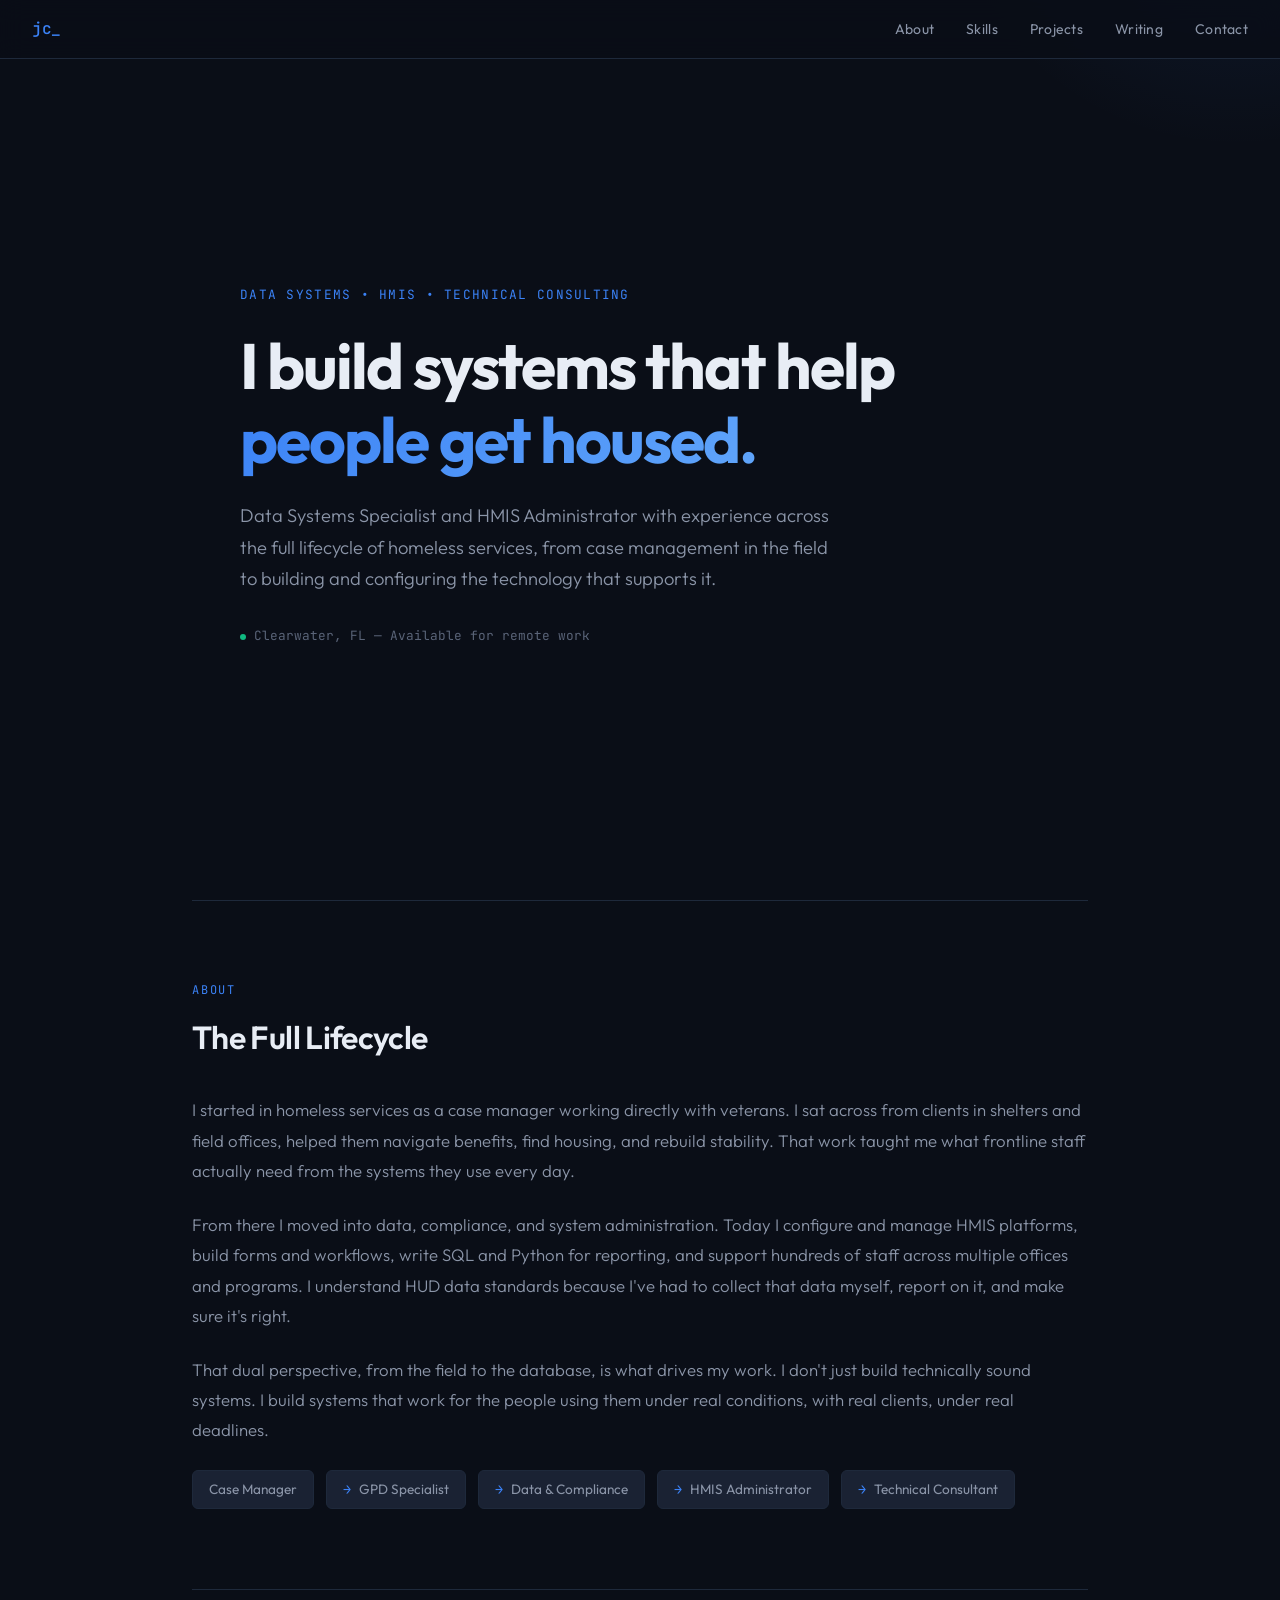
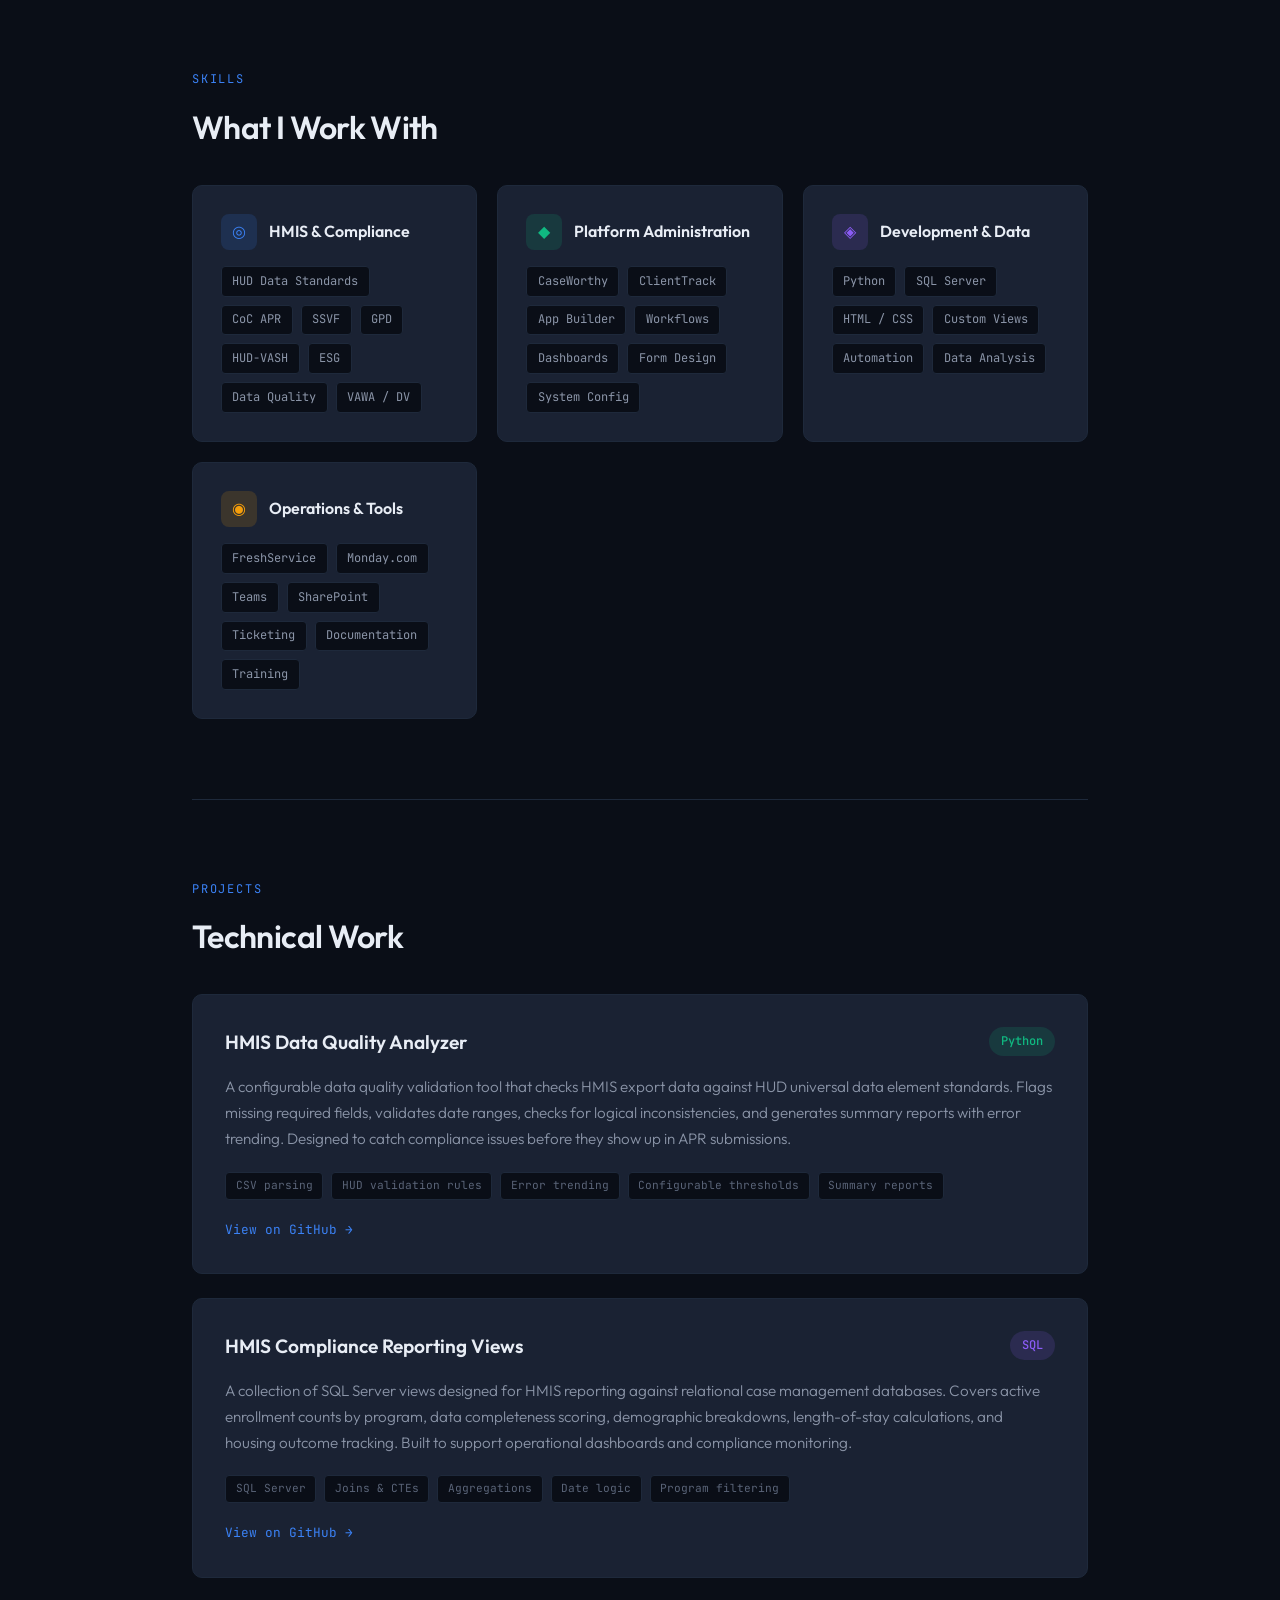
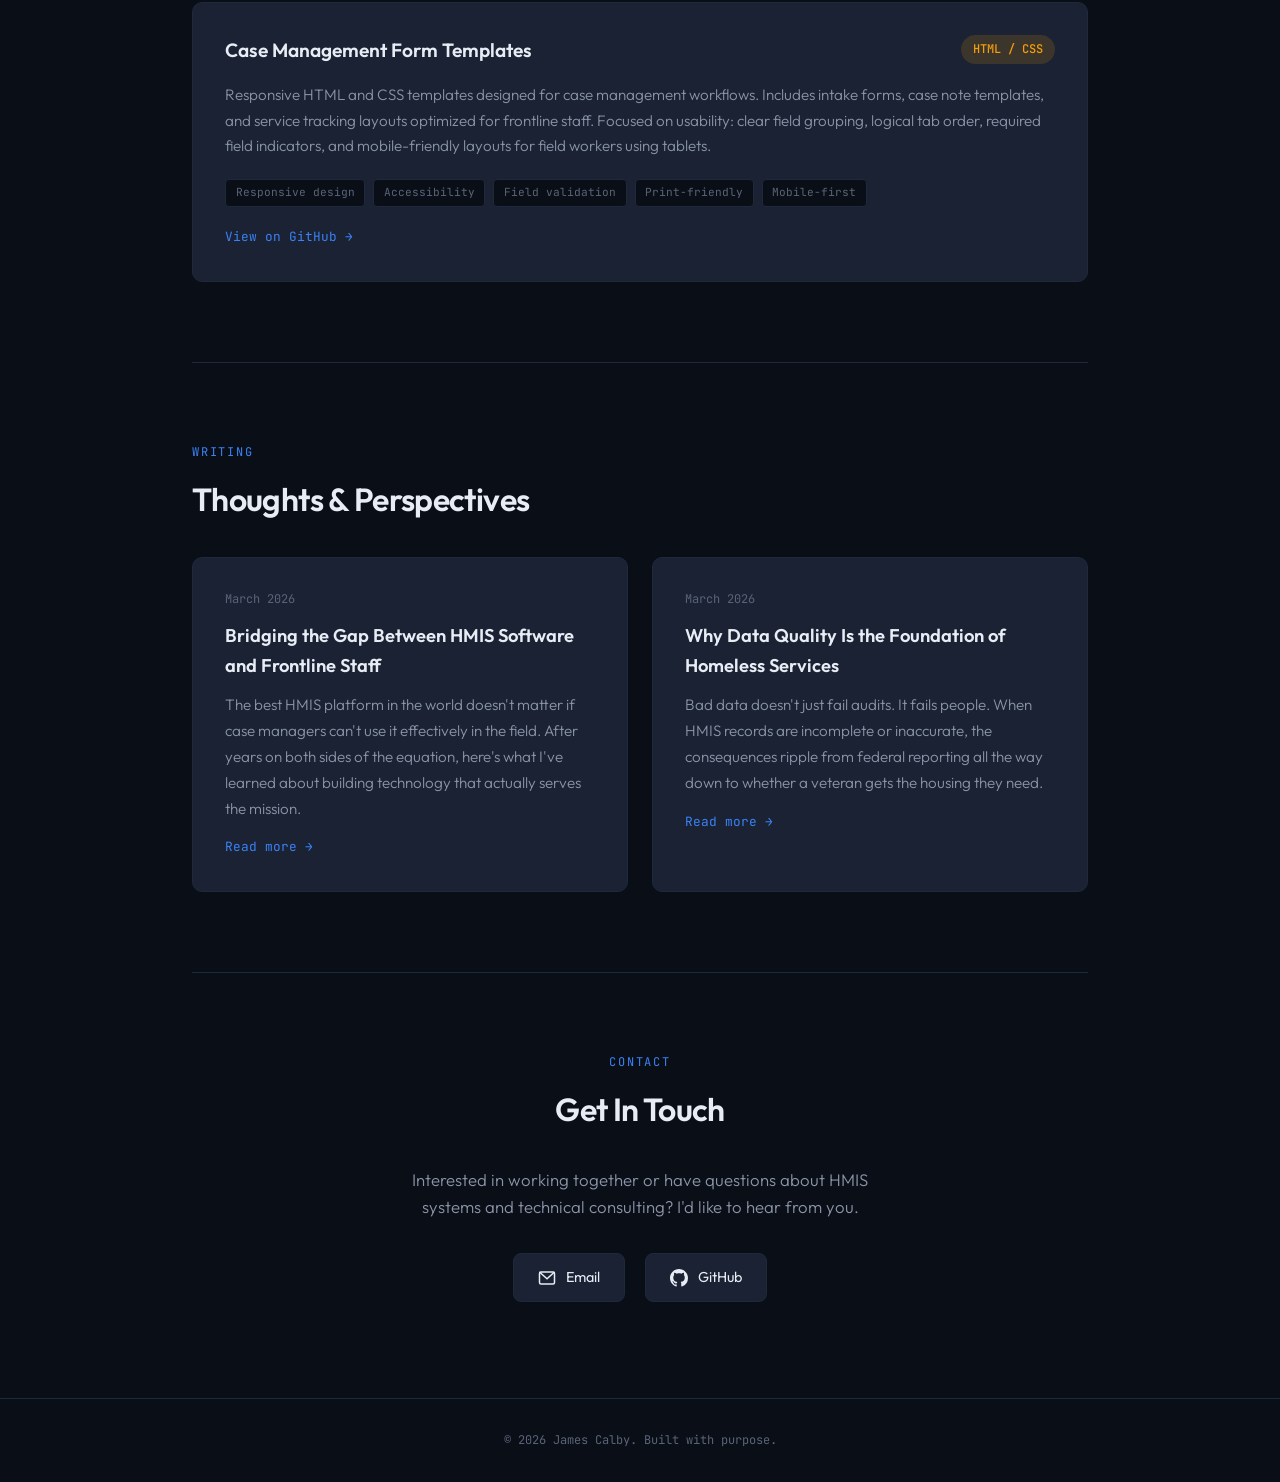
<file: index.html>
<!DOCTYPE html>
<html lang="en">
<head>
  <meta charset="utf-8">
  <meta name="viewport" content="width=device-width, initial-scale=1">
  <meta name="author" content="James Calby">
  <meta name="description" content="James Calby — Data Systems Specialist, HMIS Administrator, and Technical Consultant specializing in homeless services technology and HUD compliance.">
  <title>James Calby — Data Systems &amp; HMIS Technical Consultant</title>
  <link rel="preconnect" href="https://fonts.googleapis.com">
  <link href="https://fonts.googleapis.com/css2?family=JetBrains+Mono:wght@300;400;500&family=Outfit:wght@300;400;500;600;700&display=swap" rel="stylesheet">
  <style>
    :root {
      --bg-primary: #0a0e17;
      --bg-secondary: #111827;
      --bg-card: #1a2233;
      --bg-card-hover: #1f2a3d;
      --text-primary: #e8edf5;
      --text-secondary: #8b95a8;
      --text-muted: #5a6478;
      --accent: #3b82f6;
      --accent-dim: rgba(59, 130, 246, 0.15);
      --accent-glow: rgba(59, 130, 246, 0.3);
      --green: #10b981;
      --green-dim: rgba(16, 185, 129, 0.15);
      --orange: #f59e0b;
      --orange-dim: rgba(245, 158, 11, 0.15);
      --purple: #8b5cf6;
      --purple-dim: rgba(139, 92, 246, 0.15);
      --border: #1e293b;
      --mono: 'JetBrains Mono', monospace;
      --sans: 'Outfit', sans-serif;
    }

    *, *::before, *::after { box-sizing: border-box; margin: 0; padding: 0; }

    html { scroll-behavior: smooth; }

    body {
      font-family: var(--sans);
      background: var(--bg-primary);
      color: var(--text-primary);
      line-height: 1.6;
      -webkit-font-smoothing: antialiased;
    }

    /* NAV */
    nav {
      position: fixed;
      top: 0;
      left: 0;
      right: 0;
      z-index: 100;
      padding: 1rem 2rem;
      display: flex;
      justify-content: space-between;
      align-items: center;
      background: rgba(10, 14, 23, 0.85);
      backdrop-filter: blur(12px);
      border-bottom: 1px solid var(--border);
    }

    .nav-logo {
      font-family: var(--mono);
      font-weight: 500;
      font-size: 1rem;
      color: var(--accent);
      letter-spacing: -0.02em;
    }

    .nav-links {
      display: flex;
      gap: 2rem;
      list-style: none;
    }

    .nav-links a {
      color: var(--text-secondary);
      text-decoration: none;
      font-size: 0.875rem;
      font-weight: 400;
      transition: color 0.3s;
      letter-spacing: 0.02em;
    }

    .nav-links a:hover { color: var(--text-primary); }

    .hamburger {
      display: none;
      background: none;
      border: none;
      cursor: pointer;
      padding: 4px;
    }

    .hamburger span {
      display: block;
      width: 22px;
      height: 2px;
      background: var(--text-secondary);
      margin: 5px 0;
      transition: all 0.3s;
    }

    /* HERO */
    .hero {
      min-height: 100vh;
      display: flex;
      align-items: center;
      padding: 6rem 2rem 4rem;
      position: relative;
      overflow: hidden;
    }

    .hero::before {
      content: '';
      position: absolute;
      top: -50%;
      right: -20%;
      width: 600px;
      height: 600px;
      background: radial-gradient(circle, var(--accent-glow) 0%, transparent 70%);
      opacity: 0.4;
      pointer-events: none;
    }

    .hero-content {
      max-width: 800px;
      margin: 0 auto;
      position: relative;
    }

    .hero-tag {
      font-family: var(--mono);
      font-size: 0.8rem;
      color: var(--accent);
      letter-spacing: 0.1em;
      text-transform: uppercase;
      margin-bottom: 1.5rem;
      opacity: 0;
      animation: fadeUp 0.6s ease forwards 0.2s;
    }

    .hero h1 {
      font-size: clamp(2.5rem, 5vw, 4rem);
      font-weight: 700;
      line-height: 1.15;
      margin-bottom: 1.5rem;
      letter-spacing: -0.03em;
      opacity: 0;
      animation: fadeUp 0.6s ease forwards 0.4s;
    }

    .hero h1 .highlight {
      background: linear-gradient(135deg, var(--accent), #60a5fa);
      -webkit-background-clip: text;
      -webkit-text-fill-color: transparent;
      background-clip: text;
    }

    .hero-sub {
      font-size: 1.15rem;
      color: var(--text-secondary);
      max-width: 600px;
      line-height: 1.7;
      font-weight: 300;
      opacity: 0;
      animation: fadeUp 0.6s ease forwards 0.6s;
    }

    .hero-location {
      display: inline-flex;
      align-items: center;
      gap: 0.5rem;
      margin-top: 2rem;
      font-family: var(--mono);
      font-size: 0.8rem;
      color: var(--text-muted);
      opacity: 0;
      animation: fadeUp 0.6s ease forwards 0.8s;
    }

    .hero-location .dot {
      width: 6px;
      height: 6px;
      border-radius: 50%;
      background: var(--green);
      animation: pulse 2s infinite;
    }

    @keyframes pulse {
      0%, 100% { opacity: 1; }
      50% { opacity: 0.4; }
    }

    @keyframes fadeUp {
      from { opacity: 0; transform: translateY(20px); }
      to { opacity: 1; transform: translateY(0); }
    }

    /* SECTIONS */
    section {
      padding: 5rem 2rem;
      max-width: 960px;
      margin: 0 auto;
    }

    .section-label {
      font-family: var(--mono);
      font-size: 0.75rem;
      color: var(--accent);
      letter-spacing: 0.15em;
      text-transform: uppercase;
      margin-bottom: 0.75rem;
    }

    .section-title {
      font-size: 2rem;
      font-weight: 600;
      margin-bottom: 2rem;
      letter-spacing: -0.02em;
    }

    /* ABOUT */
    .about-content {
      display: grid;
      grid-template-columns: 1fr;
      gap: 1.5rem;
    }

    .about-content p {
      color: var(--text-secondary);
      font-size: 1.05rem;
      line-height: 1.8;
      font-weight: 300;
    }

    .journey {
      display: flex;
      flex-wrap: wrap;
      gap: 0.75rem;
      margin-top: 1.5rem;
    }

    .journey-step {
      display: flex;
      align-items: center;
      gap: 0.5rem;
      padding: 0.5rem 1rem;
      background: var(--bg-card);
      border: 1px solid var(--border);
      border-radius: 6px;
      font-size: 0.85rem;
      color: var(--text-secondary);
    }

    .journey-step .arrow {
      color: var(--accent);
      font-family: var(--mono);
    }

    /* SKILLS */
    .skills-grid {
      display: grid;
      grid-template-columns: repeat(auto-fit, minmax(280px, 1fr));
      gap: 1.25rem;
    }

    .skill-card {
      padding: 1.75rem;
      background: var(--bg-card);
      border: 1px solid var(--border);
      border-radius: 10px;
      transition: all 0.3s ease;
    }

    .skill-card:hover {
      background: var(--bg-card-hover);
      border-color: var(--accent);
      transform: translateY(-2px);
    }

    .skill-card-header {
      display: flex;
      align-items: center;
      gap: 0.75rem;
      margin-bottom: 1rem;
    }

    .skill-icon {
      width: 36px;
      height: 36px;
      border-radius: 8px;
      display: flex;
      align-items: center;
      justify-content: center;
      font-size: 1rem;
    }

    .skill-icon.blue { background: var(--accent-dim); color: var(--accent); }
    .skill-icon.green { background: var(--green-dim); color: var(--green); }
    .skill-icon.orange { background: var(--orange-dim); color: var(--orange); }
    .skill-icon.purple { background: var(--purple-dim); color: var(--purple); }

    .skill-card h3 {
      font-size: 1rem;
      font-weight: 600;
    }

    .skill-tags {
      display: flex;
      flex-wrap: wrap;
      gap: 0.5rem;
    }

    .skill-tag {
      font-family: var(--mono);
      font-size: 0.75rem;
      padding: 0.3rem 0.65rem;
      background: var(--bg-primary);
      border: 1px solid var(--border);
      border-radius: 4px;
      color: var(--text-secondary);
    }

    /* PROJECTS */
    .projects-grid {
      display: grid;
      grid-template-columns: 1fr;
      gap: 1.5rem;
    }

    .project-card {
      padding: 2rem;
      background: var(--bg-card);
      border: 1px solid var(--border);
      border-radius: 10px;
      transition: all 0.3s ease;
      cursor: default;
    }

    .project-card:hover {
      background: var(--bg-card-hover);
      border-color: var(--accent);
    }

    .project-header {
      display: flex;
      justify-content: space-between;
      align-items: flex-start;
      margin-bottom: 1rem;
      flex-wrap: wrap;
      gap: 0.75rem;
    }

    .project-card h3 {
      font-size: 1.2rem;
      font-weight: 600;
    }

    .project-lang {
      font-family: var(--mono);
      font-size: 0.75rem;
      padding: 0.3rem 0.75rem;
      border-radius: 20px;
      font-weight: 500;
    }

    .lang-python { background: var(--green-dim); color: var(--green); }
    .lang-sql { background: var(--purple-dim); color: var(--purple); }
    .lang-html { background: var(--orange-dim); color: var(--orange); }

    .project-card p {
      color: var(--text-secondary);
      font-size: 0.95rem;
      line-height: 1.7;
      margin-bottom: 1.25rem;
      font-weight: 300;
    }

    .project-features {
      display: flex;
      flex-wrap: wrap;
      gap: 0.5rem;
    }

    .project-feature {
      font-family: var(--mono);
      font-size: 0.7rem;
      padding: 0.25rem 0.6rem;
      background: var(--bg-primary);
      border: 1px solid var(--border);
      border-radius: 4px;
      color: var(--text-muted);
    }

    .project-link {
      display: inline-flex;
      align-items: center;
      gap: 0.4rem;
      margin-top: 1.25rem;
      font-family: var(--mono);
      font-size: 0.8rem;
      color: var(--accent);
      text-decoration: none;
      transition: gap 0.3s;
    }

    .project-link:hover { gap: 0.7rem; }

    /* BLOG */
    .blog-grid {
      display: grid;
      grid-template-columns: 1fr;
      gap: 1.5rem;
    }

    .blog-card {
      padding: 2rem;
      background: var(--bg-card);
      border: 1px solid var(--border);
      border-radius: 10px;
      transition: all 0.3s ease;
    }

    .blog-card:hover {
      background: var(--bg-card-hover);
      border-color: var(--accent);
    }

    .blog-date {
      font-family: var(--mono);
      font-size: 0.75rem;
      color: var(--text-muted);
      margin-bottom: 0.75rem;
    }

    .blog-card h3 {
      font-size: 1.15rem;
      font-weight: 600;
      margin-bottom: 0.75rem;
    }

    .blog-card h3 a {
      color: var(--text-primary);
      text-decoration: none;
      transition: color 0.3s;
    }

    .blog-card h3 a:hover { color: var(--accent); }

    .blog-excerpt {
      color: var(--text-secondary);
      font-size: 0.95rem;
      line-height: 1.7;
      font-weight: 300;
    }

    .blog-read-more {
      display: inline-flex;
      align-items: center;
      gap: 0.4rem;
      margin-top: 1rem;
      font-family: var(--mono);
      font-size: 0.8rem;
      color: var(--accent);
      text-decoration: none;
      transition: gap 0.3s;
    }

    .blog-read-more:hover { gap: 0.7rem; }

    /* CONTACT */
    .contact-section {
      text-align: center;
      padding: 5rem 2rem 6rem;
    }

    .contact-section .section-label,
    .contact-section .section-title {
      text-align: center;
    }

    .contact-desc {
      color: var(--text-secondary);
      font-size: 1.05rem;
      font-weight: 300;
      max-width: 500px;
      margin: 0 auto 2rem;
    }

    .contact-links {
      display: flex;
      justify-content: center;
      gap: 1.25rem;
      flex-wrap: wrap;
    }

    .contact-btn {
      display: inline-flex;
      align-items: center;
      gap: 0.6rem;
      padding: 0.75rem 1.5rem;
      background: var(--bg-card);
      border: 1px solid var(--border);
      border-radius: 8px;
      color: var(--text-primary);
      text-decoration: none;
      font-size: 0.9rem;
      font-weight: 400;
      transition: all 0.3s;
    }

    .contact-btn:hover {
      border-color: var(--accent);
      background: var(--bg-card-hover);
      transform: translateY(-2px);
    }

    .contact-btn svg {
      width: 18px;
      height: 18px;
    }

    /* FOOTER */
    footer {
      text-align: center;
      padding: 2rem;
      border-top: 1px solid var(--border);
      font-family: var(--mono);
      font-size: 0.75rem;
      color: var(--text-muted);
    }

    /* DIVIDER */
    .divider {
      max-width: 960px;
      margin: 0 auto;
      padding: 0 2rem;
    }

    .divider hr {
      border: none;
      border-top: 1px solid var(--border);
    }

    /* RESPONSIVE */
    @media (max-width: 768px) {
      nav { padding: 1rem; }

      .nav-links {
        display: none;
        position: absolute;
        top: 100%;
        left: 0;
        right: 0;
        flex-direction: column;
        background: rgba(10, 14, 23, 0.95);
        backdrop-filter: blur(12px);
        padding: 1rem 2rem 2rem;
        gap: 1rem;
        border-bottom: 1px solid var(--border);
      }

      .nav-links.open { display: flex; }
      .hamburger { display: block; }

      .hero { padding: 5rem 1.5rem 3rem; }
      section { padding: 3rem 1.5rem; }
      .skills-grid { grid-template-columns: 1fr; }
    }

    @media (min-width: 769px) {
      .projects-grid { grid-template-columns: 1fr; }
      .blog-grid { grid-template-columns: repeat(2, 1fr); }
    }

    /* SCROLL ANIMATIONS */
    .fade-in {
      opacity: 0;
      transform: translateY(20px);
      transition: opacity 0.6s ease, transform 0.6s ease;
    }

    .fade-in.visible {
      opacity: 1;
      transform: translateY(0);
    }
  </style>
</head>

<body>

  <!-- NAV -->
  <nav>
    <div class="nav-logo">jc_</div>
    <button class="hamburger" onclick="document.querySelector('.nav-links').classList.toggle('open')" aria-label="Toggle menu">
      <span></span><span></span><span></span>
    </button>
    <ul class="nav-links">
      <li><a href="#about">About</a></li>
      <li><a href="#skills">Skills</a></li>
      <li><a href="#projects">Projects</a></li>
      <li><a href="#blog">Writing</a></li>
      <li><a href="#contact">Contact</a></li>
    </ul>
  </nav>

  <!-- HERO -->
  <div class="hero">
    <div class="hero-content">
      <div class="hero-tag">Data Systems &bull; HMIS &bull; Technical Consulting</div>
      <h1>I build systems that help <span class="highlight">people get housed.</span></h1>
      <p class="hero-sub">Data Systems Specialist and HMIS Administrator with experience across the full lifecycle of homeless services, from case management in the field to building and configuring the technology that supports it.</p>
      <div class="hero-location">
        <span class="dot"></span>
        Clearwater, FL &mdash; Available for remote work
      </div>
    </div>
  </div>

  <div class="divider"><hr></div>

  <!-- ABOUT -->
  <section id="about" class="fade-in">
    <div class="section-label">About</div>
    <h2 class="section-title">The Full Lifecycle</h2>
    <div class="about-content">
      <p>I started in homeless services as a case manager working directly with veterans. I sat across from clients in shelters and field offices, helped them navigate benefits, find housing, and rebuild stability. That work taught me what frontline staff actually need from the systems they use every day.</p>
      <p>From there I moved into data, compliance, and system administration. Today I configure and manage HMIS platforms, build forms and workflows, write SQL and Python for reporting, and support hundreds of staff across multiple offices and programs. I understand HUD data standards because I've had to collect that data myself, report on it, and make sure it's right.</p>
      <p>That dual perspective, from the field to the database, is what drives my work. I don't just build technically sound systems. I build systems that work for the people using them under real conditions, with real clients, under real deadlines.</p>
    </div>
    <div class="journey">
      <div class="journey-step">Case Manager</div>
      <div class="journey-step"><span class="arrow">&rarr;</span> GPD Specialist</div>
      <div class="journey-step"><span class="arrow">&rarr;</span> Data &amp; Compliance</div>
      <div class="journey-step"><span class="arrow">&rarr;</span> HMIS Administrator</div>
      <div class="journey-step"><span class="arrow">&rarr;</span> Technical Consultant</div>
    </div>
  </section>

  <div class="divider"><hr></div>

  <!-- SKILLS -->
  <section id="skills" class="fade-in">
    <div class="section-label">Skills</div>
    <h2 class="section-title">What I Work With</h2>
    <div class="skills-grid">

      <div class="skill-card">
        <div class="skill-card-header">
          <div class="skill-icon blue">&#9678;</div>
          <h3>HMIS &amp; Compliance</h3>
        </div>
        <div class="skill-tags">
          <span class="skill-tag">HUD Data Standards</span>
          <span class="skill-tag">CoC APR</span>
          <span class="skill-tag">SSVF</span>
          <span class="skill-tag">GPD</span>
          <span class="skill-tag">HUD-VASH</span>
          <span class="skill-tag">ESG</span>
          <span class="skill-tag">Data Quality</span>
          <span class="skill-tag">VAWA / DV</span>
        </div>
      </div>

      <div class="skill-card">
        <div class="skill-card-header">
          <div class="skill-icon green">&#9670;</div>
          <h3>Platform Administration</h3>
        </div>
        <div class="skill-tags">
          <span class="skill-tag">CaseWorthy</span>
          <span class="skill-tag">ClientTrack</span>
          <span class="skill-tag">App Builder</span>
          <span class="skill-tag">Workflows</span>
          <span class="skill-tag">Dashboards</span>
          <span class="skill-tag">Form Design</span>
          <span class="skill-tag">System Config</span>
        </div>
      </div>

      <div class="skill-card">
        <div class="skill-card-header">
          <div class="skill-icon purple">&#9672;</div>
          <h3>Development &amp; Data</h3>
        </div>
        <div class="skill-tags">
          <span class="skill-tag">Python</span>
          <span class="skill-tag">SQL Server</span>
          <span class="skill-tag">HTML / CSS</span>
          <span class="skill-tag">Custom Views</span>
          <span class="skill-tag">Automation</span>
          <span class="skill-tag">Data Analysis</span>
        </div>
      </div>

      <div class="skill-card">
        <div class="skill-card-header">
          <div class="skill-icon orange">&#9673;</div>
          <h3>Operations &amp; Tools</h3>
        </div>
        <div class="skill-tags">
          <span class="skill-tag">FreshService</span>
          <span class="skill-tag">Monday.com</span>
          <span class="skill-tag">Teams</span>
          <span class="skill-tag">SharePoint</span>
          <span class="skill-tag">Ticketing</span>
          <span class="skill-tag">Documentation</span>
          <span class="skill-tag">Training</span>
        </div>
      </div>

    </div>
  </section>

  <div class="divider"><hr></div>

  <!-- PROJECTS -->
  <section id="projects" class="fade-in">
    <div class="section-label">Projects</div>
    <h2 class="section-title">Technical Work</h2>
    <div class="projects-grid">

      <div class="project-card">
        <div class="project-header">
          <h3>HMIS Data Quality Analyzer</h3>
          <span class="project-lang lang-python">Python</span>
        </div>
        <p>A configurable data quality validation tool that checks HMIS export data against HUD universal data element standards. Flags missing required fields, validates date ranges, checks for logical inconsistencies, and generates summary reports with error trending. Designed to catch compliance issues before they show up in APR submissions.</p>
        <div class="project-features">
          <span class="project-feature">CSV parsing</span>
          <span class="project-feature">HUD validation rules</span>
          <span class="project-feature">Error trending</span>
          <span class="project-feature">Configurable thresholds</span>
          <span class="project-feature">Summary reports</span>
        </div>
        <a href="https://github.com/calby" class="project-link">View on GitHub &rarr;</a>
      </div>

      <div class="project-card">
        <div class="project-header">
          <h3>HMIS Compliance Reporting Views</h3>
          <span class="project-lang lang-sql">SQL</span>
        </div>
        <p>A collection of SQL Server views designed for HMIS reporting against relational case management databases. Covers active enrollment counts by program, data completeness scoring, demographic breakdowns, length-of-stay calculations, and housing outcome tracking. Built to support operational dashboards and compliance monitoring.</p>
        <div class="project-features">
          <span class="project-feature">SQL Server</span>
          <span class="project-feature">Joins &amp; CTEs</span>
          <span class="project-feature">Aggregations</span>
          <span class="project-feature">Date logic</span>
          <span class="project-feature">Program filtering</span>
        </div>
        <a href="https://github.com/calby" class="project-link">View on GitHub &rarr;</a>
      </div>

      <div class="project-card">
        <div class="project-header">
          <h3>Case Management Form Templates</h3>
          <span class="project-lang lang-html">HTML / CSS</span>
        </div>
        <p>Responsive HTML and CSS templates designed for case management workflows. Includes intake forms, case note templates, and service tracking layouts optimized for frontline staff. Focused on usability: clear field grouping, logical tab order, required field indicators, and mobile-friendly layouts for field workers using tablets.</p>
        <div class="project-features">
          <span class="project-feature">Responsive design</span>
          <span class="project-feature">Accessibility</span>
          <span class="project-feature">Field validation</span>
          <span class="project-feature">Print-friendly</span>
          <span class="project-feature">Mobile-first</span>
        </div>
        <a href="https://github.com/calby" class="project-link">View on GitHub &rarr;</a>
      </div>

    </div>
  </section>

  <div class="divider"><hr></div>

  <!-- BLOG -->
  <section id="blog" class="fade-in">
    <div class="section-label">Writing</div>
    <h2 class="section-title">Thoughts &amp; Perspectives</h2>
    <div class="blog-grid">

      <div class="blog-card">
        <div class="blog-date">March 2026</div>
        <h3><a href="blog/bridging-the-gap.html">Bridging the Gap Between HMIS Software and Frontline Staff</a></h3>
        <p class="blog-excerpt">The best HMIS platform in the world doesn't matter if case managers can't use it effectively in the field. After years on both sides of the equation, here's what I've learned about building technology that actually serves the mission.</p>
        <a href="blog/bridging-the-gap.html" class="blog-read-more">Read more &rarr;</a>
      </div>

      <div class="blog-card">
        <div class="blog-date">March 2026</div>
        <h3><a href="blog/data-quality-matters.html">Why Data Quality Is the Foundation of Homeless Services</a></h3>
        <p class="blog-excerpt">Bad data doesn't just fail audits. It fails people. When HMIS records are incomplete or inaccurate, the consequences ripple from federal reporting all the way down to whether a veteran gets the housing they need.</p>
        <a href="blog/data-quality-matters.html" class="blog-read-more">Read more &rarr;</a>
      </div>

    </div>
  </section>

  <div class="divider"><hr></div>

  <!-- CONTACT -->
  <section id="contact" class="contact-section fade-in">
    <div class="section-label">Contact</div>
    <h2 class="section-title">Get In Touch</h2>
    <p class="contact-desc">Interested in working together or have questions about HMIS systems and technical consulting? I'd like to hear from you.</p>
    <div class="contact-links">
      <a href="mailto:james@jamescalby.com" class="contact-btn">
        <svg viewBox="0 0 24 24" fill="none" stroke="currentColor" stroke-width="2"><rect x="2" y="4" width="20" height="16" rx="2"/><path d="M22 4L12 13L2 4"/></svg>
        Email
      </a>
      <a href="https://github.com/calby" target="_blank" class="contact-btn">
        <svg viewBox="0 0 24 24" fill="currentColor"><path d="M12 0C5.37 0 0 5.37 0 12c0 5.31 3.435 9.795 8.205 11.385.6.105.825-.255.825-.57 0-.285-.015-1.23-.015-2.235-3.015.555-3.795-.735-4.035-1.41-.135-.345-.72-1.41-1.23-1.695-.42-.225-1.02-.78-.015-.795.945-.015 1.62.87 1.845 1.23 1.08 1.815 2.805 1.305 3.495.99.105-.78.42-1.305.765-1.605-2.67-.3-5.46-1.335-5.46-5.925 0-1.305.465-2.385 1.23-3.225-.12-.3-.54-1.53.12-3.18 0 0 1.005-.315 3.3 1.23.96-.27 1.98-.405 3-.405s2.04.135 3 .405c2.295-1.56 3.3-1.23 3.3-1.23.66 1.65.24 2.88.12 3.18.765.84 1.23 1.905 1.23 3.225 0 4.605-2.805 5.625-5.475 5.925.435.375.81 1.095.81 2.22 0 1.605-.015 2.895-.015 3.3 0 .315.225.69.825.57A12.02 12.02 0 0024 12c0-6.63-5.37-12-12-12z"/></svg>
        GitHub
      </a>
    </div>
  </section>

  <!-- FOOTER -->
  <footer>
    <p>&copy; 2026 James Calby. Built with purpose.</p>
  </footer>

  <script>
    // Scroll animation
    const observer = new IntersectionObserver((entries) => {
      entries.forEach(entry => {
        if (entry.isIntersecting) {
          entry.target.classList.add('visible');
        }
      });
    }, { threshold: 0.1 });

    document.querySelectorAll('.fade-in').forEach(el => observer.observe(el));

    // Close mobile nav on link click
    document.querySelectorAll('.nav-links a').forEach(link => {
      link.addEventListener('click', () => {
        document.querySelector('.nav-links').classList.remove('open');
      });
    });
  </script>

</body>
</html>
</file>
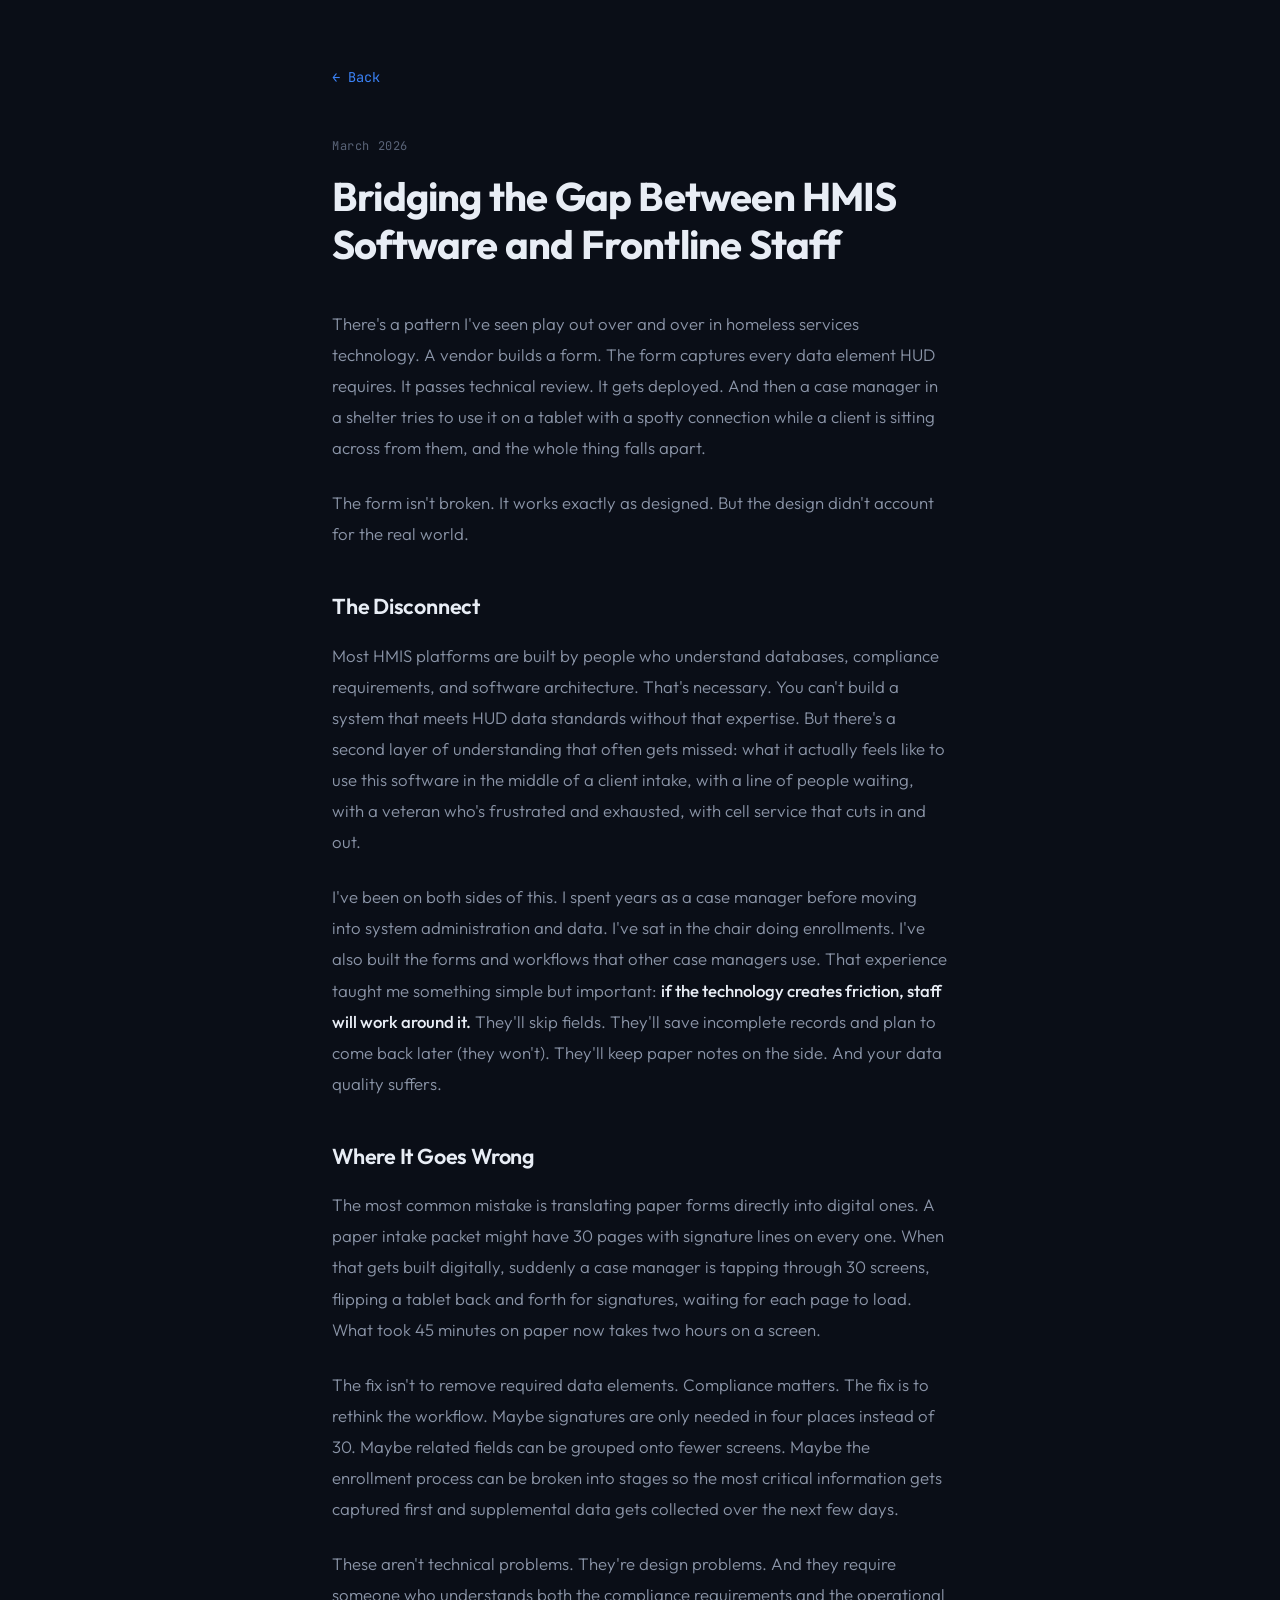
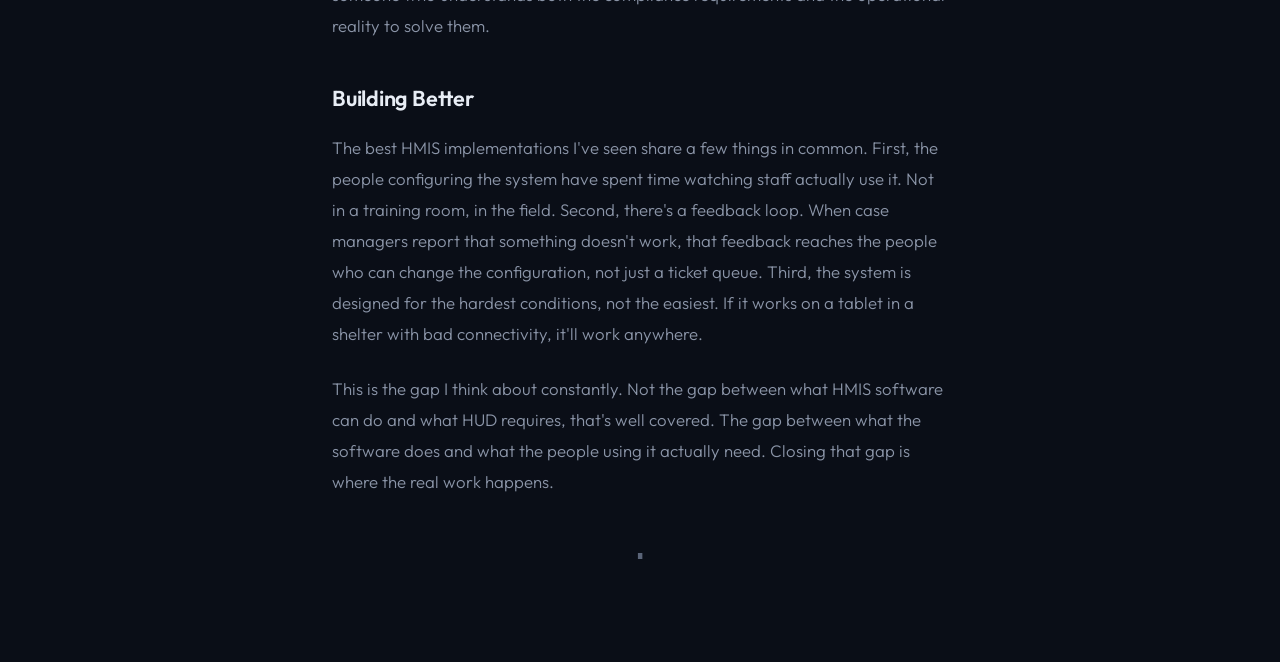
<file: bridging-the-gap.html>
<!DOCTYPE html>
<html lang="en">
<head>
  <meta charset="utf-8">
  <meta name="viewport" content="width=device-width, initial-scale=1">
  <meta name="author" content="James Calby">
  <meta name="description" content="The best HMIS platform in the world doesn't matter if case managers can't use it effectively in the field.">
  <title>Bridging the Gap Between HMIS Software and Frontline Staff — James Calby</title>
  <link rel="preconnect" href="https://fonts.googleapis.com">
  <link href="https://fonts.googleapis.com/css2?family=JetBrains+Mono:wght@300;400;500&family=Outfit:wght@300;400;500;600;700&display=swap" rel="stylesheet">
  <style>
    :root {
      --bg-primary: #0a0e17;
      --bg-secondary: #111827;
      --bg-card: #1a2233;
      --text-primary: #e8edf5;
      --text-secondary: #8b95a8;
      --text-muted: #5a6478;
      --accent: #3b82f6;
      --border: #1e293b;
      --mono: 'JetBrains Mono', monospace;
      --sans: 'Outfit', sans-serif;
    }
    *, *::before, *::after { box-sizing: border-box; margin: 0; padding: 0; }
    body {
      font-family: var(--sans);
      background: var(--bg-primary);
      color: var(--text-primary);
      line-height: 1.6;
      -webkit-font-smoothing: antialiased;
    }
    .back-link {
      display: inline-flex;
      align-items: center;
      gap: 0.4rem;
      font-family: var(--mono);
      font-size: 0.85rem;
      color: var(--accent);
      text-decoration: none;
      margin-bottom: 3rem;
      transition: gap 0.3s;
    }
    .back-link:hover { gap: 0.7rem; }
    article {
      max-width: 680px;
      margin: 0 auto;
      padding: 4rem 2rem 6rem;
    }
    .article-date {
      font-family: var(--mono);
      font-size: 0.75rem;
      color: var(--text-muted);
      letter-spacing: 0.05em;
      margin-bottom: 1rem;
    }
    h1 {
      font-size: clamp(1.75rem, 4vw, 2.5rem);
      font-weight: 700;
      line-height: 1.2;
      letter-spacing: -0.02em;
      margin-bottom: 2.5rem;
    }
    article p {
      color: var(--text-secondary);
      font-size: 1.05rem;
      line-height: 1.85;
      font-weight: 300;
      margin-bottom: 1.5rem;
    }
    article h2 {
      font-size: 1.35rem;
      font-weight: 600;
      margin-top: 2.5rem;
      margin-bottom: 1rem;
      letter-spacing: -0.01em;
    }
    article strong { color: var(--text-primary); font-weight: 500; }
    .divider-end {
      text-align: center;
      margin-top: 3rem;
      font-family: var(--mono);
      color: var(--text-muted);
      font-size: 0.8rem;
    }
  </style>
</head>
<body>
  <article>
    <a href="../index.html" class="back-link">&larr; Back</a>
    <div class="article-date">March 2026</div>
    <h1>Bridging the Gap Between HMIS Software and Frontline Staff</h1>

    <p>There's a pattern I've seen play out over and over in homeless services technology. A vendor builds a form. The form captures every data element HUD requires. It passes technical review. It gets deployed. And then a case manager in a shelter tries to use it on a tablet with a spotty connection while a client is sitting across from them, and the whole thing falls apart.</p>

    <p>The form isn't broken. It works exactly as designed. But the design didn't account for the real world.</p>

    <h2>The Disconnect</h2>

    <p>Most HMIS platforms are built by people who understand databases, compliance requirements, and software architecture. That's necessary. You can't build a system that meets HUD data standards without that expertise. But there's a second layer of understanding that often gets missed: what it actually feels like to use this software in the middle of a client intake, with a line of people waiting, with a veteran who's frustrated and exhausted, with cell service that cuts in and out.</p>

    <p>I've been on both sides of this. I spent years as a case manager before moving into system administration and data. I've sat in the chair doing enrollments. I've also built the forms and workflows that other case managers use. That experience taught me something simple but important: <strong>if the technology creates friction, staff will work around it.</strong> They'll skip fields. They'll save incomplete records and plan to come back later (they won't). They'll keep paper notes on the side. And your data quality suffers.</p>

    <h2>Where It Goes Wrong</h2>

    <p>The most common mistake is translating paper forms directly into digital ones. A paper intake packet might have 30 pages with signature lines on every one. When that gets built digitally, suddenly a case manager is tapping through 30 screens, flipping a tablet back and forth for signatures, waiting for each page to load. What took 45 minutes on paper now takes two hours on a screen.</p>

    <p>The fix isn't to remove required data elements. Compliance matters. The fix is to rethink the workflow. Maybe signatures are only needed in four places instead of 30. Maybe related fields can be grouped onto fewer screens. Maybe the enrollment process can be broken into stages so the most critical information gets captured first and supplemental data gets collected over the next few days.</p>

    <p>These aren't technical problems. They're design problems. And they require someone who understands both the compliance requirements and the operational reality to solve them.</p>

    <h2>Building Better</h2>

    <p>The best HMIS implementations I've seen share a few things in common. First, the people configuring the system have spent time watching staff actually use it. Not in a training room, in the field. Second, there's a feedback loop. When case managers report that something doesn't work, that feedback reaches the people who can change the configuration, not just a ticket queue. Third, the system is designed for the hardest conditions, not the easiest. If it works on a tablet in a shelter with bad connectivity, it'll work anywhere.</p>

    <p>This is the gap I think about constantly. Not the gap between what HMIS software can do and what HUD requires, that's well covered. The gap between what the software does and what the people using it actually need. Closing that gap is where the real work happens.</p>

    <div class="divider-end">&#8718;</div>
  </article>
</body>
</html>
</file>
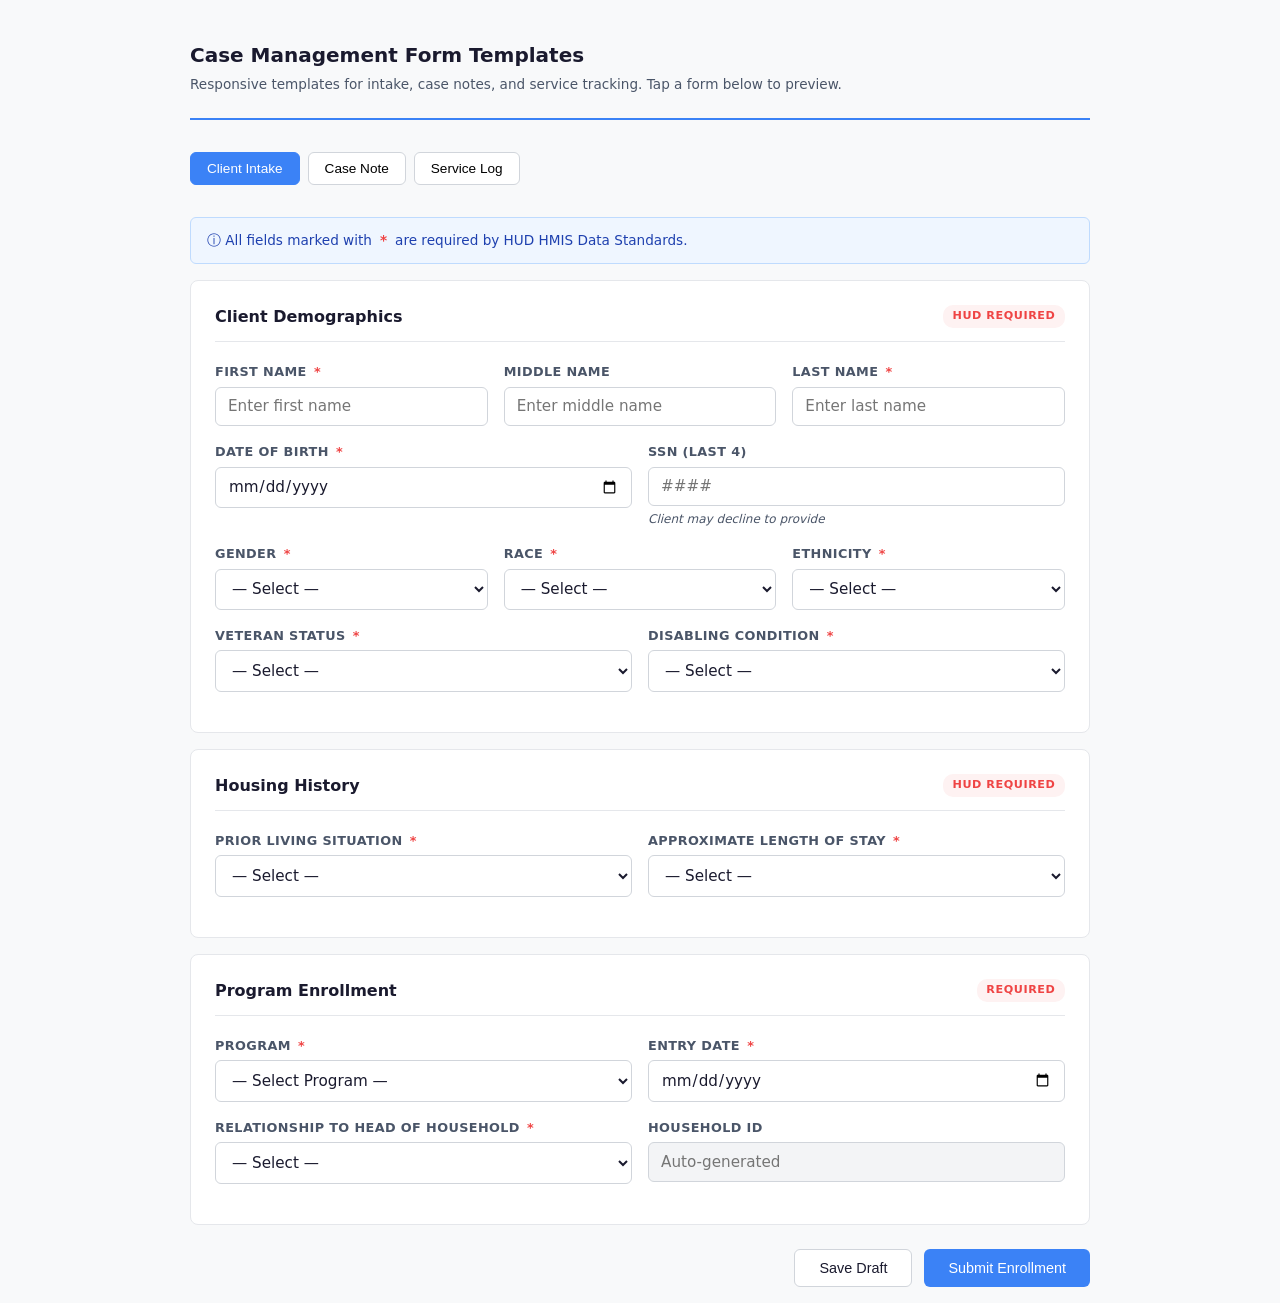
<file: case_management_forms.html>
<!DOCTYPE html>
<html lang="en">
<head>
  <meta charset="utf-8">
  <meta name="viewport" content="width=device-width, initial-scale=1">
  <title>Case Management Form Templates — Demo</title>
  <style>
    /* =====================================================
       Case Management Form Templates
       =====================================================
       Responsive HTML/CSS templates designed for case
       management workflows. Focused on usability for
       frontline staff: clear field grouping, logical tab
       order, required field indicators, and mobile-friendly
       layouts for field workers using tablets.
       
       Author: James Calby
       ===================================================== */
    
    :root {
      --bg: #f8f9fa;
      --white: #ffffff;
      --text: #1a1a2e;
      --text-secondary: #4a5568;
      --border: #d1d5db;
      --border-focus: #3b82f6;
      --accent: #3b82f6;
      --accent-light: #eff6ff;
      --danger: #ef4444;
      --success: #10b981;
      --warning: #f59e0b;
      --warning-bg: #fffbeb;
      --section-border: #e5e7eb;
      --font: -apple-system, BlinkMacSystemFont, 'Segoe UI', system-ui, sans-serif;
      --mono: 'Courier New', monospace;
    }

    *, *::before, *::after { box-sizing: border-box; margin: 0; padding: 0; }

    body {
      font-family: var(--font);
      background: var(--bg);
      color: var(--text);
      line-height: 1.5;
      padding: 1rem;
    }

    /* PAGE LAYOUT */
    .page-header {
      max-width: 900px;
      margin: 0 auto 2rem;
      padding: 1.5rem 0;
      border-bottom: 2px solid var(--accent);
    }

    .page-header h1 {
      font-size: 1.25rem;
      font-weight: 700;
      color: var(--text);
      margin-bottom: 0.25rem;
    }

    .page-header .subtitle {
      font-size: 0.85rem;
      color: var(--text-secondary);
    }

    .demo-nav {
      max-width: 900px;
      margin: 0 auto 2rem;
      display: flex;
      gap: 0.5rem;
      flex-wrap: wrap;
    }

    .demo-nav button {
      padding: 0.5rem 1rem;
      border: 1px solid var(--border);
      background: var(--white);
      border-radius: 6px;
      font-size: 0.85rem;
      cursor: pointer;
      transition: all 0.2s;
    }

    .demo-nav button.active {
      background: var(--accent);
      color: white;
      border-color: var(--accent);
    }

    .demo-nav button:hover:not(.active) {
      border-color: var(--accent);
    }

    /* FORM CONTAINER */
    .form-container {
      max-width: 900px;
      margin: 0 auto;
      display: none;
    }

    .form-container.active { display: block; }

    /* FORM SECTIONS */
    .form-section {
      background: var(--white);
      border: 1px solid var(--section-border);
      border-radius: 8px;
      padding: 1.5rem;
      margin-bottom: 1rem;
    }

    .form-section-header {
      display: flex;
      justify-content: space-between;
      align-items: center;
      margin-bottom: 1.25rem;
      padding-bottom: 0.75rem;
      border-bottom: 1px solid var(--section-border);
    }

    .form-section-header h2 {
      font-size: 1rem;
      font-weight: 600;
      color: var(--text);
    }

    .section-badge {
      font-size: 0.7rem;
      padding: 0.2rem 0.6rem;
      border-radius: 10px;
      font-weight: 600;
      text-transform: uppercase;
      letter-spacing: 0.05em;
    }

    .badge-required {
      background: #fef2f2;
      color: var(--danger);
    }

    .badge-optional {
      background: #f0fdf4;
      color: var(--success);
    }

    /* FIELD GRID */
    .field-row {
      display: grid;
      grid-template-columns: repeat(auto-fit, minmax(250px, 1fr));
      gap: 1rem;
      margin-bottom: 1rem;
    }

    .field-row.single { grid-template-columns: 1fr; }
    .field-row.thirds { grid-template-columns: repeat(3, 1fr); }

    /* FIELD STYLING */
    .field {
      display: flex;
      flex-direction: column;
    }

    .field label {
      font-size: 0.8rem;
      font-weight: 600;
      color: var(--text-secondary);
      margin-bottom: 0.35rem;
      text-transform: uppercase;
      letter-spacing: 0.03em;
    }

    .field label .required {
      color: var(--danger);
      margin-left: 0.15rem;
    }

    .field input,
    .field select,
    .field textarea {
      width: 100%;
      padding: 0.6rem 0.75rem;
      border: 1px solid var(--border);
      border-radius: 6px;
      font-size: 0.95rem;
      font-family: var(--font);
      color: var(--text);
      background: var(--white);
      transition: border-color 0.2s, box-shadow 0.2s;
    }

    .field input:focus,
    .field select:focus,
    .field textarea:focus {
      outline: none;
      border-color: var(--border-focus);
      box-shadow: 0 0 0 3px rgba(59, 130, 246, 0.1);
    }

    .field textarea { resize: vertical; min-height: 100px; }

    .field .field-hint {
      font-size: 0.75rem;
      color: var(--text-secondary);
      margin-top: 0.25rem;
      font-style: italic;
    }

    /* VALIDATION STATES */
    .field.error input,
    .field.error select,
    .field.error textarea {
      border-color: var(--danger);
      background: #fef2f2;
    }

    .field .error-msg {
      font-size: 0.75rem;
      color: var(--danger);
      margin-top: 0.25rem;
      display: none;
    }

    .field.error .error-msg { display: block; }

    /* CASE NOTE SPECIFIC */
    .case-note-meta {
      display: flex;
      gap: 1rem;
      flex-wrap: wrap;
      margin-bottom: 1rem;
      padding: 0.75rem;
      background: var(--accent-light);
      border-radius: 6px;
      font-size: 0.85rem;
      color: var(--text-secondary);
    }

    .case-note-meta strong {
      color: var(--text);
    }

    .word-count {
      font-family: var(--mono);
      font-size: 0.75rem;
      color: var(--text-secondary);
      text-align: right;
      margin-top: 0.25rem;
    }

    /* SERVICE LOG TABLE */
    .service-table {
      width: 100%;
      border-collapse: collapse;
      font-size: 0.9rem;
    }

    .service-table th {
      text-align: left;
      padding: 0.6rem 0.75rem;
      background: var(--bg);
      border-bottom: 2px solid var(--border);
      font-size: 0.75rem;
      text-transform: uppercase;
      letter-spacing: 0.05em;
      color: var(--text-secondary);
      font-weight: 600;
    }

    .service-table td {
      padding: 0.6rem 0.75rem;
      border-bottom: 1px solid var(--section-border);
    }

    .service-table input,
    .service-table select {
      border: 1px solid var(--border);
      padding: 0.4rem 0.5rem;
      border-radius: 4px;
      font-size: 0.85rem;
      width: 100%;
    }

    /* ALERT / INFO BOXES */
    .alert {
      padding: 0.75rem 1rem;
      border-radius: 6px;
      font-size: 0.85rem;
      margin-bottom: 1rem;
      display: flex;
      align-items: flex-start;
      gap: 0.5rem;
    }

    .alert-warning {
      background: var(--warning-bg);
      border: 1px solid #fde68a;
      color: #92400e;
    }

    .alert-info {
      background: var(--accent-light);
      border: 1px solid #bfdbfe;
      color: #1e40af;
    }

    /* BUTTONS */
    .form-actions {
      display: flex;
      gap: 0.75rem;
      justify-content: flex-end;
      margin-top: 1.5rem;
      flex-wrap: wrap;
    }

    .btn {
      padding: 0.65rem 1.5rem;
      border: none;
      border-radius: 6px;
      font-size: 0.9rem;
      font-weight: 500;
      cursor: pointer;
      transition: all 0.2s;
    }

    .btn-primary {
      background: var(--accent);
      color: white;
    }

    .btn-primary:hover { background: #2563eb; }

    .btn-secondary {
      background: var(--white);
      color: var(--text);
      border: 1px solid var(--border);
    }

    .btn-secondary:hover { border-color: var(--accent); }

    /* PRINT STYLES */
    @media print {
      body { background: white; padding: 0; }
      .demo-nav { display: none; }
      .form-container { display: block !important; page-break-after: always; }
      .form-section { border: 1px solid #ccc; break-inside: avoid; }
      .form-actions { display: none; }
      .btn { display: none; }
    }

    /* MOBILE */
    @media (max-width: 600px) {
      .field-row { grid-template-columns: 1fr; }
      .field-row.thirds { grid-template-columns: 1fr; }
      .form-actions { flex-direction: column; }
      .btn { width: 100%; text-align: center; }
    }
  </style>
</head>
<body>

  <div class="page-header">
    <h1>Case Management Form Templates</h1>
    <p class="subtitle">Responsive templates for intake, case notes, and service tracking. Tap a form below to preview.</p>
  </div>

  <div class="demo-nav">
    <button class="active" onclick="showForm('intake')">Client Intake</button>
    <button onclick="showForm('casenote')">Case Note</button>
    <button onclick="showForm('service')">Service Log</button>
  </div>

  <!-- ========================= INTAKE FORM ========================= -->
  <div class="form-container active" id="form-intake">
    
    <div class="alert alert-info">
      &#9432; All fields marked with <strong style="color:#ef4444">*</strong> are required by HUD HMIS Data Standards.
    </div>

    <!-- Demographics -->
    <div class="form-section">
      <div class="form-section-header">
        <h2>Client Demographics</h2>
        <span class="section-badge badge-required">HUD Required</span>
      </div>

      <div class="field-row thirds">
        <div class="field">
          <label>First Name <span class="required">*</span></label>
          <input type="text" placeholder="Enter first name" required>
        </div>
        <div class="field">
          <label>Middle Name</label>
          <input type="text" placeholder="Enter middle name">
        </div>
        <div class="field">
          <label>Last Name <span class="required">*</span></label>
          <input type="text" placeholder="Enter last name" required>
        </div>
      </div>

      <div class="field-row">
        <div class="field">
          <label>Date of Birth <span class="required">*</span></label>
          <input type="date" required>
        </div>
        <div class="field">
          <label>SSN (Last 4)</label>
          <input type="text" maxlength="4" pattern="[0-9]{4}" placeholder="####">
          <span class="field-hint">Client may decline to provide</span>
        </div>
      </div>

      <div class="field-row thirds">
        <div class="field">
          <label>Gender <span class="required">*</span></label>
          <select required>
            <option value="">— Select —</option>
            <option value="0">Female</option>
            <option value="1">Male</option>
            <option value="2">A gender other than singularly female or male</option>
            <option value="3">Transgender</option>
            <option value="4">Questioning</option>
            <option value="8">Client doesn't know</option>
            <option value="9">Client prefers not to answer</option>
            <option value="99">Data not collected</option>
          </select>
        </div>
        <div class="field">
          <label>Race <span class="required">*</span></label>
          <select required>
            <option value="">— Select —</option>
            <option value="1">American Indian, Alaska Native, or Indigenous</option>
            <option value="2">Asian or Asian American</option>
            <option value="3">Black, African American, or African</option>
            <option value="4">Native Hawaiian or Pacific Islander</option>
            <option value="5">White</option>
            <option value="8">Client doesn't know</option>
            <option value="9">Client prefers not to answer</option>
            <option value="99">Data not collected</option>
          </select>
        </div>
        <div class="field">
          <label>Ethnicity <span class="required">*</span></label>
          <select required>
            <option value="">— Select —</option>
            <option value="0">Non-Hispanic/Non-Latin(a)(o)(x)</option>
            <option value="1">Hispanic/Latin(a)(o)(x)</option>
            <option value="8">Client doesn't know</option>
            <option value="9">Client prefers not to answer</option>
            <option value="99">Data not collected</option>
          </select>
        </div>
      </div>

      <div class="field-row">
        <div class="field">
          <label>Veteran Status <span class="required">*</span></label>
          <select required>
            <option value="">— Select —</option>
            <option value="1">Yes</option>
            <option value="0">No</option>
            <option value="8">Client doesn't know</option>
            <option value="9">Client prefers not to answer</option>
            <option value="99">Data not collected</option>
          </select>
        </div>
        <div class="field">
          <label>Disabling Condition <span class="required">*</span></label>
          <select required>
            <option value="">— Select —</option>
            <option value="1">Yes</option>
            <option value="0">No</option>
            <option value="8">Client doesn't know</option>
            <option value="9">Client prefers not to answer</option>
            <option value="99">Data not collected</option>
          </select>
        </div>
      </div>
    </div>

    <!-- Housing History -->
    <div class="form-section">
      <div class="form-section-header">
        <h2>Housing History</h2>
        <span class="section-badge badge-required">HUD Required</span>
      </div>

      <div class="field-row">
        <div class="field">
          <label>Prior Living Situation <span class="required">*</span></label>
          <select required>
            <option value="">— Select —</option>
            <option value="1">Place not meant for habitation</option>
            <option value="16">Emergency shelter</option>
            <option value="18">Safe Haven</option>
            <option value="15">Foster care / group home</option>
            <option value="6">Hospital (non-psychiatric)</option>
            <option value="7">Jail, prison, or juvenile facility</option>
            <option value="25">Long-term care / nursing home</option>
            <option value="4">Psychiatric hospital or facility</option>
            <option value="5">Substance abuse treatment facility</option>
            <option value="29">Residential project (no housing)</option>
            <option value="14">Hotel or motel (no voucher)</option>
            <option value="2">Transitional housing</option>
            <option value="32">Host home (non-crisis)</option>
            <option value="36">Staying with family (temporary)</option>
            <option value="35">Staying with friends (temporary)</option>
            <option value="28">Rental (with subsidy)</option>
            <option value="19">Rental (no subsidy)</option>
            <option value="3">Permanent housing for formerly homeless</option>
            <option value="31">Owned with subsidy</option>
            <option value="33">Owned without subsidy</option>
            <option value="34">Staying with family (permanent)</option>
            <option value="10">Staying with friends (permanent)</option>
            <option value="8">Client doesn't know</option>
            <option value="9">Client prefers not to answer</option>
            <option value="99">Data not collected</option>
          </select>
        </div>
        <div class="field">
          <label>Approximate Length of Stay <span class="required">*</span></label>
          <select required>
            <option value="">— Select —</option>
            <option value="10">One night or less</option>
            <option value="11">Two to six nights</option>
            <option value="2">One week or more, less than one month</option>
            <option value="3">One to three months</option>
            <option value="4">More than three months, less than one year</option>
            <option value="5">One year or longer</option>
            <option value="8">Client doesn't know</option>
            <option value="9">Client prefers not to answer</option>
            <option value="99">Data not collected</option>
          </select>
        </div>
      </div>
    </div>

    <!-- Enrollment -->
    <div class="form-section">
      <div class="form-section-header">
        <h2>Program Enrollment</h2>
        <span class="section-badge badge-required">Required</span>
      </div>

      <div class="field-row">
        <div class="field">
          <label>Program <span class="required">*</span></label>
          <select required>
            <option value="">— Select Program —</option>
            <option>SSVF - Rapid Re-Housing</option>
            <option>SSVF - Homelessness Prevention</option>
            <option>GPD - Bridge Housing</option>
            <option>GPD - Low Demand</option>
            <option>HUD-VASH</option>
            <option>Emergency Shelter</option>
            <option>Permanent Supportive Housing</option>
            <option>Coordinated Entry</option>
          </select>
        </div>
        <div class="field">
          <label>Entry Date <span class="required">*</span></label>
          <input type="date" required>
        </div>
      </div>

      <div class="field-row">
        <div class="field">
          <label>Relationship to Head of Household <span class="required">*</span></label>
          <select required>
            <option value="">— Select —</option>
            <option value="1">Self (Head of Household)</option>
            <option value="2">Spouse or partner</option>
            <option value="3">Child</option>
            <option value="4">Other family member</option>
            <option value="5">Other non-family member</option>
          </select>
        </div>
        <div class="field">
          <label>Household ID</label>
          <input type="text" placeholder="Auto-generated" readonly style="background: #f3f4f6;">
        </div>
      </div>
    </div>

    <div class="form-actions">
      <button class="btn btn-secondary">Save Draft</button>
      <button class="btn btn-primary">Submit Enrollment</button>
    </div>
  </div>

  <!-- ========================= CASE NOTE FORM ========================= -->
  <div class="form-container" id="form-casenote">

    <div class="case-note-meta">
      <span><strong>Client:</strong> [Client Name]</span>
      <span><strong>Program:</strong> [Program Name]</span>
      <span><strong>Enrollment:</strong> [Enrollment ID]</span>
      <span><strong>Case Manager:</strong> [Staff Name]</span>
    </div>

    <div class="form-section">
      <div class="form-section-header">
        <h2>Case Note Entry</h2>
        <span class="section-badge badge-required">Required</span>
      </div>

      <div class="field-row">
        <div class="field">
          <label>Date of Contact <span class="required">*</span></label>
          <input type="date" required>
        </div>
        <div class="field">
          <label>Contact Type <span class="required">*</span></label>
          <select required>
            <option value="">— Select —</option>
            <option>Face-to-Face (Office)</option>
            <option>Face-to-Face (Field)</option>
            <option>Phone Call</option>
            <option>Video Call</option>
            <option>Text / Email</option>
            <option>Collateral Contact</option>
            <option>Attempted Contact</option>
          </select>
        </div>
      </div>

      <div class="field-row">
        <div class="field">
          <label>Note Category <span class="required">*</span></label>
          <select required>
            <option value="">— Select —</option>
            <option>Housing Search</option>
            <option>Benefits / Income</option>
            <option>Employment</option>
            <option>Health / Medical</option>
            <option>Mental Health</option>
            <option>Substance Use</option>
            <option>Legal</option>
            <option>Transportation</option>
            <option>Life Skills</option>
            <option>Crisis Intervention</option>
            <option>Follow-Up</option>
            <option>General</option>
          </select>
        </div>
        <div class="field">
          <label>Duration (minutes)</label>
          <input type="number" min="1" max="480" placeholder="e.g. 30">
        </div>
      </div>

      <div class="field-row single">
        <div class="field">
          <label>Case Note <span class="required">*</span></label>
          <textarea rows="8" placeholder="Document the interaction, services provided, client progress, barriers encountered, and next steps..." required oninput="updateWordCount(this)"></textarea>
          <div class="word-count">0 words</div>
          <span class="field-hint">Include: purpose of contact, discussion summary, services provided, barriers, and planned follow-up actions.</span>
        </div>
      </div>

      <div class="field-row single">
        <div class="field">
          <label>Follow-Up Actions</label>
          <textarea rows="3" placeholder="List specific next steps with target dates..."></textarea>
        </div>
      </div>
    </div>

    <div class="alert alert-warning">
      &#9888; Case notes should be completed within 48 hours of client contact.
    </div>

    <div class="form-actions">
      <button class="btn btn-secondary">Save Draft</button>
      <button class="btn btn-primary">Submit Case Note</button>
    </div>
  </div>

  <!-- ========================= SERVICE LOG ========================= -->
  <div class="form-container" id="form-service">

    <div class="case-note-meta">
      <span><strong>Client:</strong> [Client Name]</span>
      <span><strong>Program:</strong> [Program Name]</span>
      <span><strong>Reporting Period:</strong> [Month/Year]</span>
    </div>

    <div class="form-section">
      <div class="form-section-header">
        <h2>Services Provided</h2>
        <span class="section-badge badge-required">Required</span>
      </div>

      <div style="overflow-x: auto;">
        <table class="service-table">
          <thead>
            <tr>
              <th style="width:120px">Date</th>
              <th style="width:200px">Service Type</th>
              <th>Description</th>
              <th style="width:100px">Units</th>
              <th style="width:120px">Amount ($)</th>
            </tr>
          </thead>
          <tbody>
            <tr>
              <td><input type="date"></td>
              <td>
                <select>
                  <option value="">— Select —</option>
                  <option>Rental Assistance</option>
                  <option>Utility Assistance</option>
                  <option>Security Deposit</option>
                  <option>Moving Costs</option>
                  <option>Transportation</option>
                  <option>Emergency Housing</option>
                  <option>Food Assistance</option>
                  <option>Clothing</option>
                  <option>Case Management</option>
                  <option>Legal Services</option>
                  <option>Job Training</option>
                  <option>Childcare</option>
                  <option>Other</option>
                </select>
              </td>
              <td><input type="text" placeholder="Brief description"></td>
              <td><input type="number" min="0" placeholder="1"></td>
              <td><input type="text" placeholder="0.00"></td>
            </tr>
            <tr>
              <td><input type="date"></td>
              <td>
                <select>
                  <option value="">— Select —</option>
                  <option>Rental Assistance</option>
                  <option>Utility Assistance</option>
                  <option>Security Deposit</option>
                  <option>Moving Costs</option>
                  <option>Transportation</option>
                  <option>Emergency Housing</option>
                  <option>Food Assistance</option>
                  <option>Clothing</option>
                  <option>Case Management</option>
                  <option>Legal Services</option>
                  <option>Job Training</option>
                  <option>Childcare</option>
                  <option>Other</option>
                </select>
              </td>
              <td><input type="text" placeholder="Brief description"></td>
              <td><input type="number" min="0" placeholder="1"></td>
              <td><input type="text" placeholder="0.00"></td>
            </tr>
            <tr>
              <td><input type="date"></td>
              <td>
                <select>
                  <option value="">— Select —</option>
                  <option>Rental Assistance</option>
                  <option>Utility Assistance</option>
                  <option>Security Deposit</option>
                  <option>Moving Costs</option>
                  <option>Transportation</option>
                  <option>Emergency Housing</option>
                  <option>Food Assistance</option>
                  <option>Clothing</option>
                  <option>Case Management</option>
                  <option>Legal Services</option>
                  <option>Job Training</option>
                  <option>Childcare</option>
                  <option>Other</option>
                </select>
              </td>
              <td><input type="text" placeholder="Brief description"></td>
              <td><input type="number" min="0" placeholder="1"></td>
              <td><input type="text" placeholder="0.00"></td>
            </tr>
          </tbody>
        </table>
      </div>

      <button class="btn btn-secondary" style="margin-top: 1rem; font-size: 0.85rem;" onclick="alert('In a live system, this adds a new row to the service table.')">+ Add Service Row</button>
    </div>

    <div class="form-section">
      <div class="form-section-header">
        <h2>Notes</h2>
        <span class="section-badge badge-optional">Optional</span>
      </div>

      <div class="field-row single">
        <div class="field">
          <label>Additional Notes</label>
          <textarea rows="4" placeholder="Any additional context about services provided..."></textarea>
        </div>
      </div>
    </div>

    <div class="form-actions">
      <button class="btn btn-secondary">Save Draft</button>
      <button class="btn btn-primary">Submit Services</button>
    </div>
  </div>

  <script>
    function showForm(formId) {
      document.querySelectorAll('.form-container').forEach(f => f.classList.remove('active'));
      document.querySelectorAll('.demo-nav button').forEach(b => b.classList.remove('active'));
      document.getElementById('form-' + formId).classList.add('active');
      event.target.classList.add('active');
    }

    function updateWordCount(textarea) {
      const words = textarea.value.trim().split(/\s+/).filter(w => w.length > 0).length;
      textarea.parentElement.querySelector('.word-count').textContent = words + ' words';
    }
  </script>

</body>
</html>
</file>
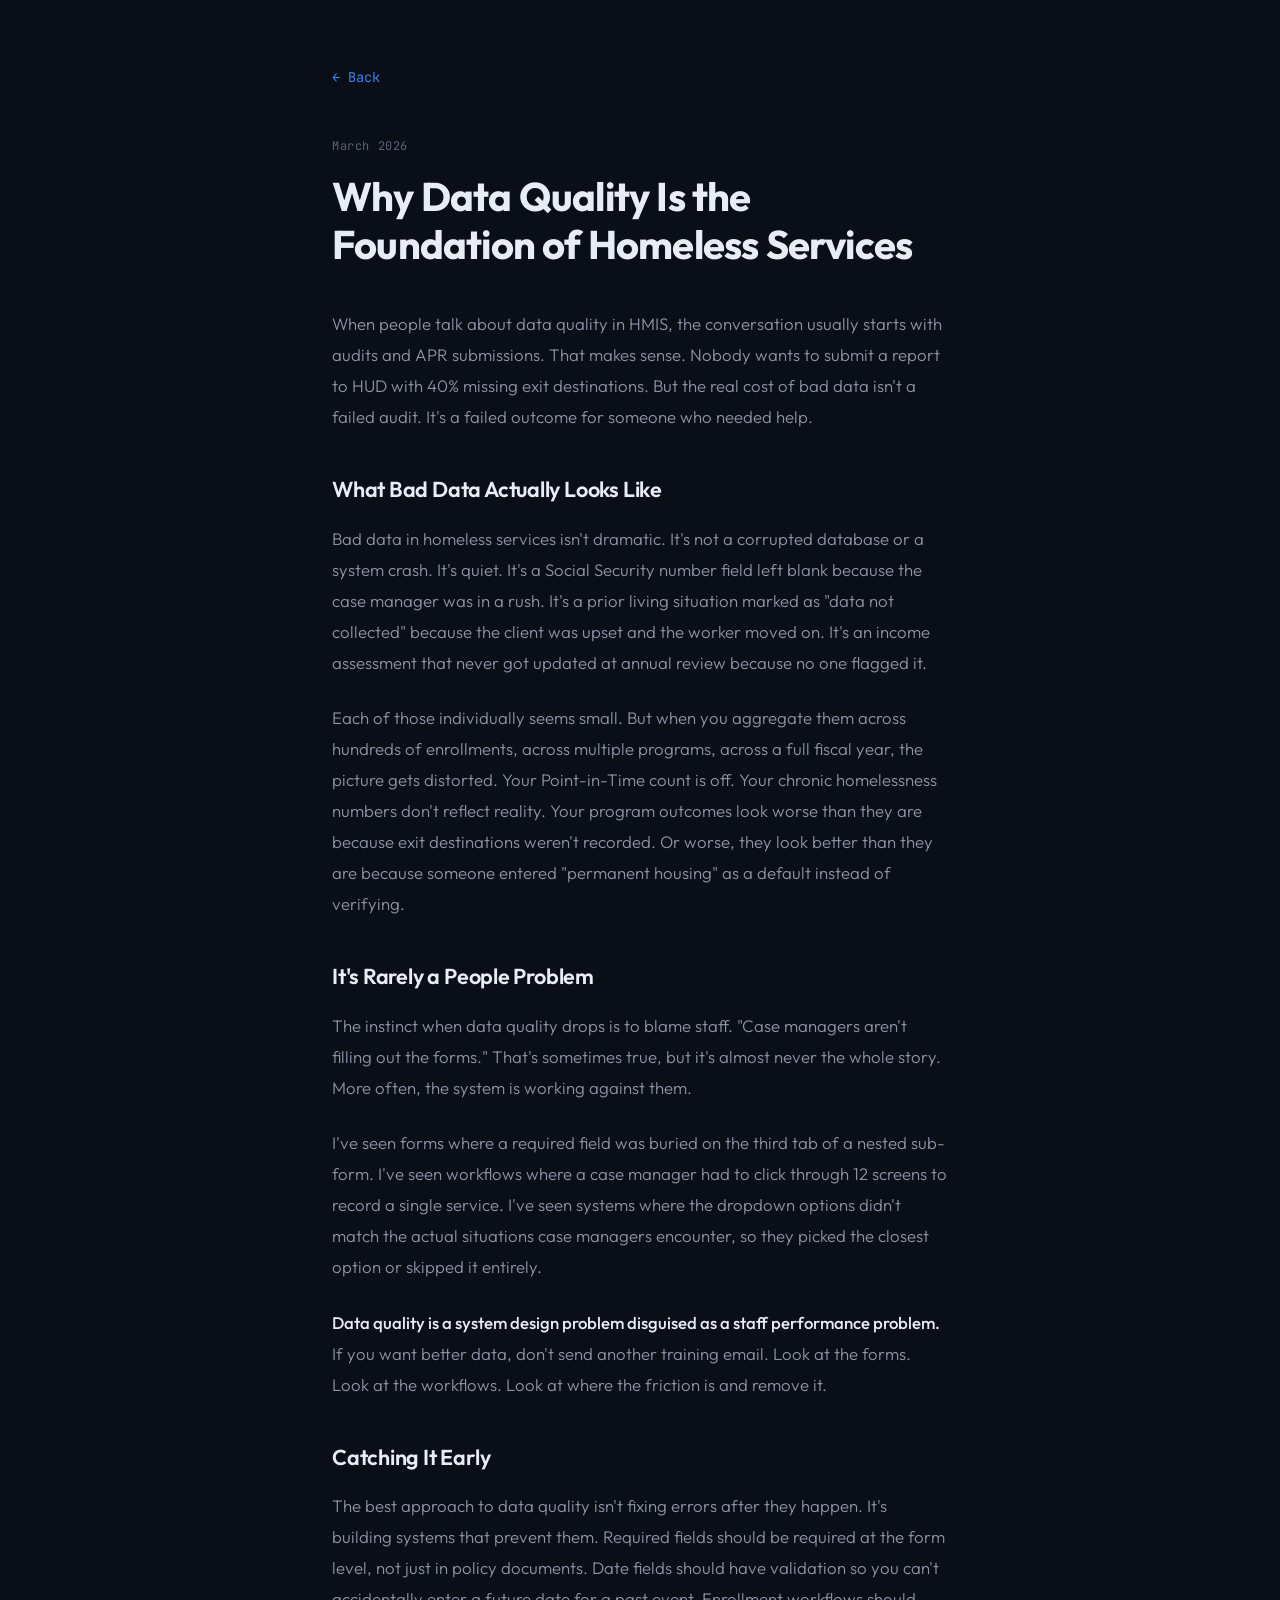
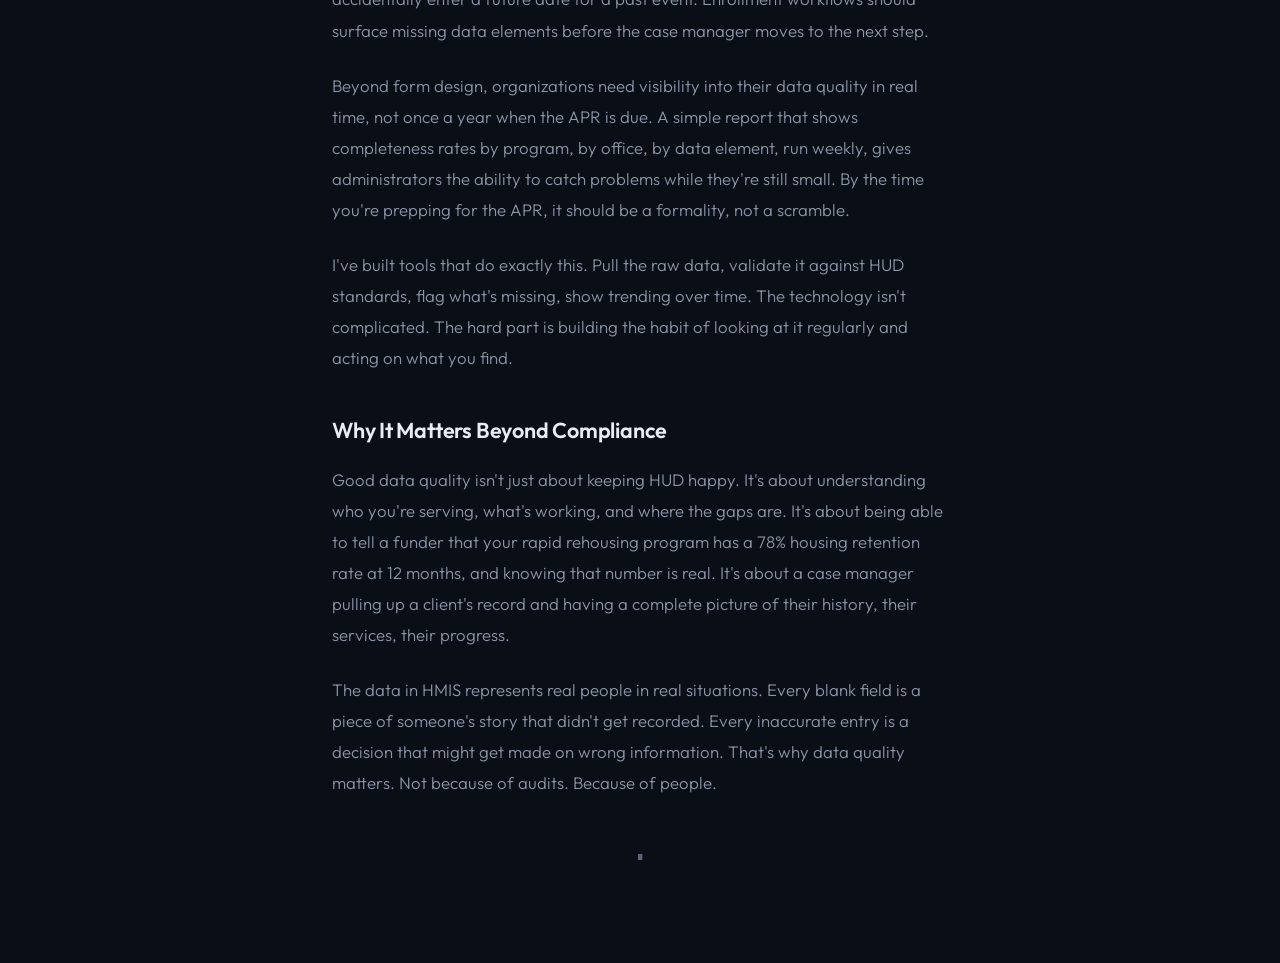
<file: data-quality-matters.html>
<!DOCTYPE html>
<html lang="en">
<head>
  <meta charset="utf-8">
  <meta name="viewport" content="width=device-width, initial-scale=1">
  <meta name="author" content="James Calby">
  <meta name="description" content="Bad data doesn't just fail audits. It fails people.">
  <title>Why Data Quality Is the Foundation of Homeless Services — James Calby</title>
  <link rel="preconnect" href="https://fonts.googleapis.com">
  <link href="https://fonts.googleapis.com/css2?family=JetBrains+Mono:wght@300;400;500&family=Outfit:wght@300;400;500;600;700&display=swap" rel="stylesheet">
  <style>
    :root {
      --bg-primary: #0a0e17;
      --bg-secondary: #111827;
      --bg-card: #1a2233;
      --text-primary: #e8edf5;
      --text-secondary: #8b95a8;
      --text-muted: #5a6478;
      --accent: #3b82f6;
      --border: #1e293b;
      --mono: 'JetBrains Mono', monospace;
      --sans: 'Outfit', sans-serif;
    }
    *, *::before, *::after { box-sizing: border-box; margin: 0; padding: 0; }
    body {
      font-family: var(--sans);
      background: var(--bg-primary);
      color: var(--text-primary);
      line-height: 1.6;
      -webkit-font-smoothing: antialiased;
    }
    .back-link {
      display: inline-flex;
      align-items: center;
      gap: 0.4rem;
      font-family: var(--mono);
      font-size: 0.85rem;
      color: var(--accent);
      text-decoration: none;
      margin-bottom: 3rem;
      transition: gap 0.3s;
    }
    .back-link:hover { gap: 0.7rem; }
    article {
      max-width: 680px;
      margin: 0 auto;
      padding: 4rem 2rem 6rem;
    }
    .article-date {
      font-family: var(--mono);
      font-size: 0.75rem;
      color: var(--text-muted);
      letter-spacing: 0.05em;
      margin-bottom: 1rem;
    }
    h1 {
      font-size: clamp(1.75rem, 4vw, 2.5rem);
      font-weight: 700;
      line-height: 1.2;
      letter-spacing: -0.02em;
      margin-bottom: 2.5rem;
    }
    article p {
      color: var(--text-secondary);
      font-size: 1.05rem;
      line-height: 1.85;
      font-weight: 300;
      margin-bottom: 1.5rem;
    }
    article h2 {
      font-size: 1.35rem;
      font-weight: 600;
      margin-top: 2.5rem;
      margin-bottom: 1rem;
      letter-spacing: -0.01em;
    }
    article strong { color: var(--text-primary); font-weight: 500; }
    .divider-end {
      text-align: center;
      margin-top: 3rem;
      font-family: var(--mono);
      color: var(--text-muted);
      font-size: 0.8rem;
    }
  </style>
</head>
<body>
  <article>
    <a href="../index.html" class="back-link">&larr; Back</a>
    <div class="article-date">March 2026</div>
    <h1>Why Data Quality Is the Foundation of Homeless Services</h1>

    <p>When people talk about data quality in HMIS, the conversation usually starts with audits and APR submissions. That makes sense. Nobody wants to submit a report to HUD with 40% missing exit destinations. But the real cost of bad data isn't a failed audit. It's a failed outcome for someone who needed help.</p>

    <h2>What Bad Data Actually Looks Like</h2>

    <p>Bad data in homeless services isn't dramatic. It's not a corrupted database or a system crash. It's quiet. It's a Social Security number field left blank because the case manager was in a rush. It's a prior living situation marked as "data not collected" because the client was upset and the worker moved on. It's an income assessment that never got updated at annual review because no one flagged it.</p>

    <p>Each of those individually seems small. But when you aggregate them across hundreds of enrollments, across multiple programs, across a full fiscal year, the picture gets distorted. Your Point-in-Time count is off. Your chronic homelessness numbers don't reflect reality. Your program outcomes look worse than they are because exit destinations weren't recorded. Or worse, they look better than they are because someone entered "permanent housing" as a default instead of verifying.</p>

    <h2>It's Rarely a People Problem</h2>

    <p>The instinct when data quality drops is to blame staff. "Case managers aren't filling out the forms." That's sometimes true, but it's almost never the whole story. More often, the system is working against them.</p>

    <p>I've seen forms where a required field was buried on the third tab of a nested sub-form. I've seen workflows where a case manager had to click through 12 screens to record a single service. I've seen systems where the dropdown options didn't match the actual situations case managers encounter, so they picked the closest option or skipped it entirely.</p>

    <p><strong>Data quality is a system design problem disguised as a staff performance problem.</strong> If you want better data, don't send another training email. Look at the forms. Look at the workflows. Look at where the friction is and remove it.</p>

    <h2>Catching It Early</h2>

    <p>The best approach to data quality isn't fixing errors after they happen. It's building systems that prevent them. Required fields should be required at the form level, not just in policy documents. Date fields should have validation so you can't accidentally enter a future date for a past event. Enrollment workflows should surface missing data elements before the case manager moves to the next step.</p>

    <p>Beyond form design, organizations need visibility into their data quality in real time, not once a year when the APR is due. A simple report that shows completeness rates by program, by office, by data element, run weekly, gives administrators the ability to catch problems while they're still small. By the time you're prepping for the APR, it should be a formality, not a scramble.</p>

    <p>I've built tools that do exactly this. Pull the raw data, validate it against HUD standards, flag what's missing, show trending over time. The technology isn't complicated. The hard part is building the habit of looking at it regularly and acting on what you find.</p>

    <h2>Why It Matters Beyond Compliance</h2>

    <p>Good data quality isn't just about keeping HUD happy. It's about understanding who you're serving, what's working, and where the gaps are. It's about being able to tell a funder that your rapid rehousing program has a 78% housing retention rate at 12 months, and knowing that number is real. It's about a case manager pulling up a client's record and having a complete picture of their history, their services, their progress.</p>

    <p>The data in HMIS represents real people in real situations. Every blank field is a piece of someone's story that didn't get recorded. Every inaccurate entry is a decision that might get made on wrong information. That's why data quality matters. Not because of audits. Because of people.</p>

    <div class="divider-end">&#8718;</div>
  </article>
</body>
</html>
</file>
